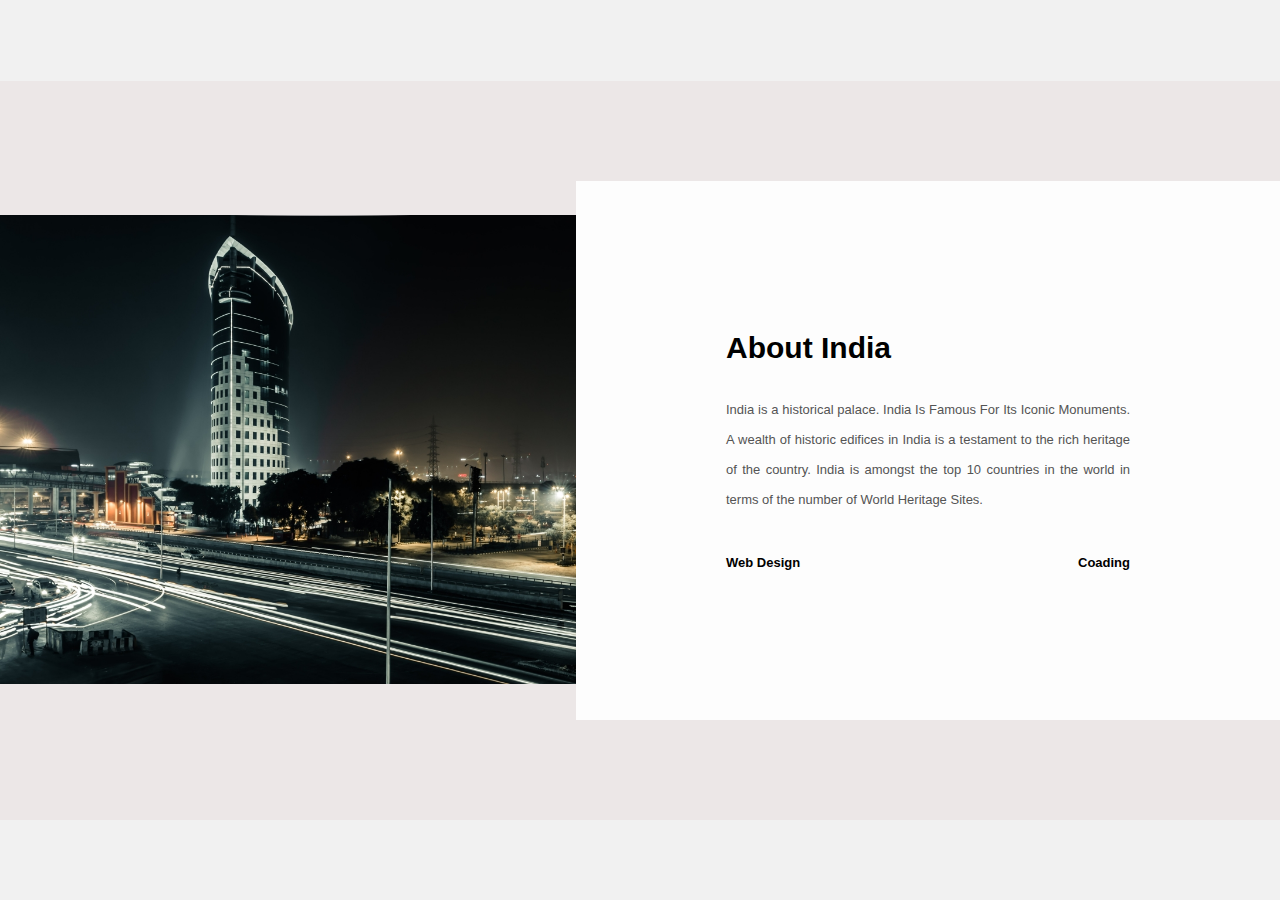
<file: about/About.html>
<!DOCTYPE html>
<html lang="en">
<head>
    <meta charset="UTF-8">
    <meta http-equiv="X-UA-Compatible" content="IE=edge">
    <meta name="viewport" content="width=device-width, initial-scale=1.0">
    <title>About</title>
    <link rel="stylesheet" href="stylea.css">
</head>
<body>
   
    <div class="about-section">
        <div class="inner-container">
            <h1>About India</h1>
            <p class="text">
                India is a historical palace. India Is Famous For Its Iconic Monuments. A wealth of historic edifices in India is a testament to the rich heritage of the country.
                India is amongst the top 10 countries in the world in terms of the number of World Heritage Sites.
            </p>
            <div class="skills">
              <span>Web Design</span>
              <span>Coading</span>  
            </div>
        </div>

    </div>


</body>
</html>
</file>
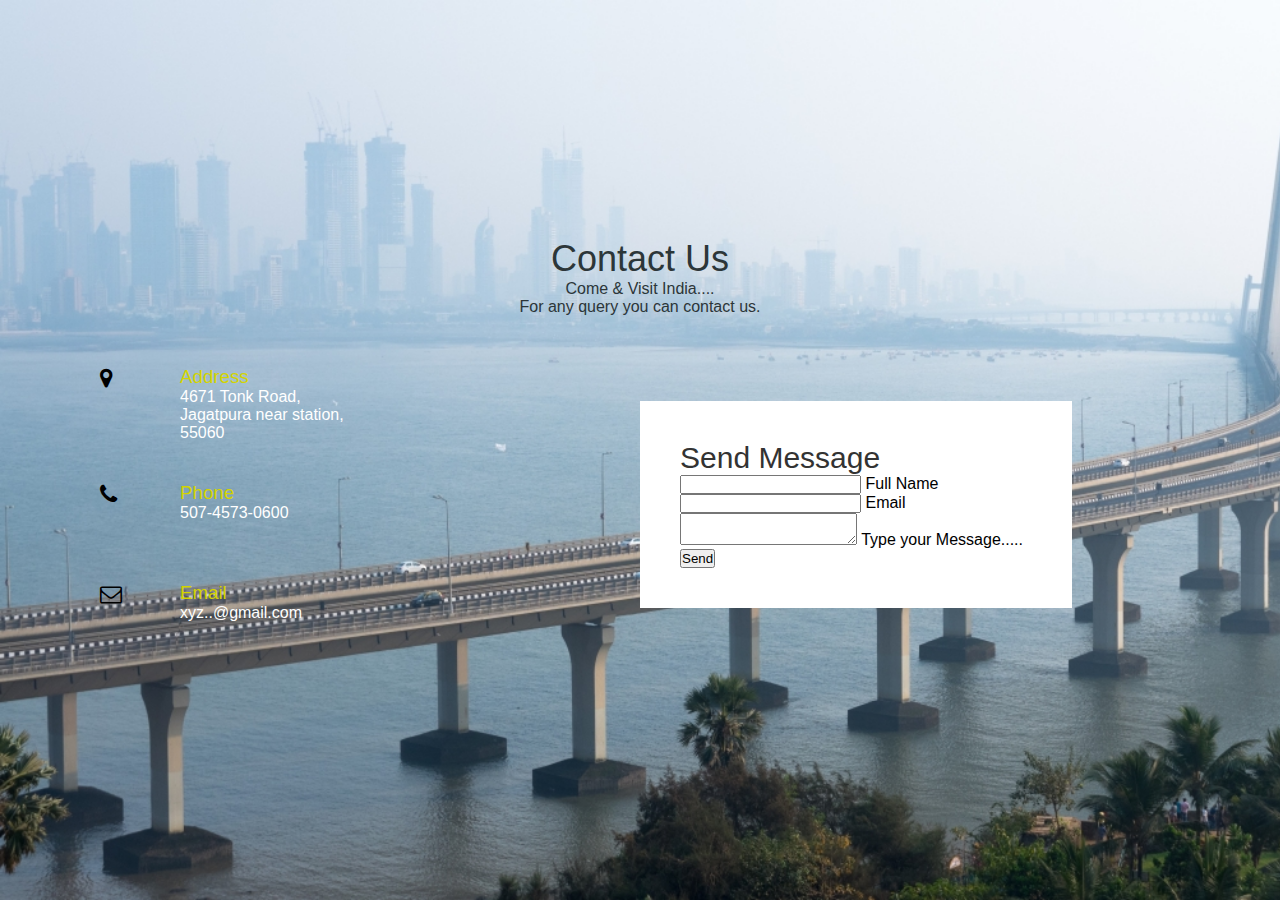
<file: contact/Contact.html>
<!DOCTYPE html>
<html lang="en">
<head>
    <meta charset="UTF-8">
    <meta http-equiv="X-UA-Compatible" content="IE=edge">
    
    <meta name="viewport" content="width=device-width, initial-scale=1.0">
    <title>Contact Us</title>

    <link rel="stylesheet" href="https://stackpath.bootstrapcdn.com/font-awesome/4.7.0/css/font-awesome.min.css" integrity="sha
    384-wvfXpqpZZVQGK6TAh5PV1GOfQNHSoD2xbE+QkPxCAFlNEevoEH3Sl0sibVc0QVnV" crossorigin="anonymous">
    <link rel="stylesheet" href="/contact/stylec.css">
</head>
<body>
<section class="contact">
<div class="content">
    <h2>Contact Us</h2>
    <p>Come & Visit India.... <br>
    For any query you can contact us.</p>
</div>
<div class="container">
    <div class="contactInfo">
<div class="box">
<div class="icon"><i class="fa fa-map-marker" aria-hidden="true"></i></div>
<div class="text">
    <h3>Address</h3>
    <p>4671  Tonk Road, <br> Jagatpura near station, <br>55060</p>
</div>
</div>
    
<div class="box">
    <div class="icon"><i class="fa fa-phone" aria-hidden="true"></i></div>
    <div class="text">
        <h3>Phone</h3>
        <p>507-4573-0600</p>
    </div>
</div>

<div class="box">
    <div class="icon"><i class="fa fa-envelope-o" aria-hidden="true"></i></div>
    <div class="text">
        <h3>Email</h3>
        <p>xyz..@gmail.com</p>
    </div>
</div>
    </div>

<div class="contactForm">
<form>
    <h2>Send Message</h2>
    <div class="inputbox">
        <input type="text" name="" required="required">
        <span>Full Name</span>
    </div>
    <div class="inputbox">
        <input type="text" name="" required="required">
        <span>Email</span>
    </div>
    <div class="inputbox">
        <textarea required="required"></textarea>
        <span>Type your Message.....</span>
    </div>
    <div class="inputbox">
        <input type="submit" name="" value="Send">
    </div>
</form>

</div>

</div>
</section>
</body>
</html>
</file>
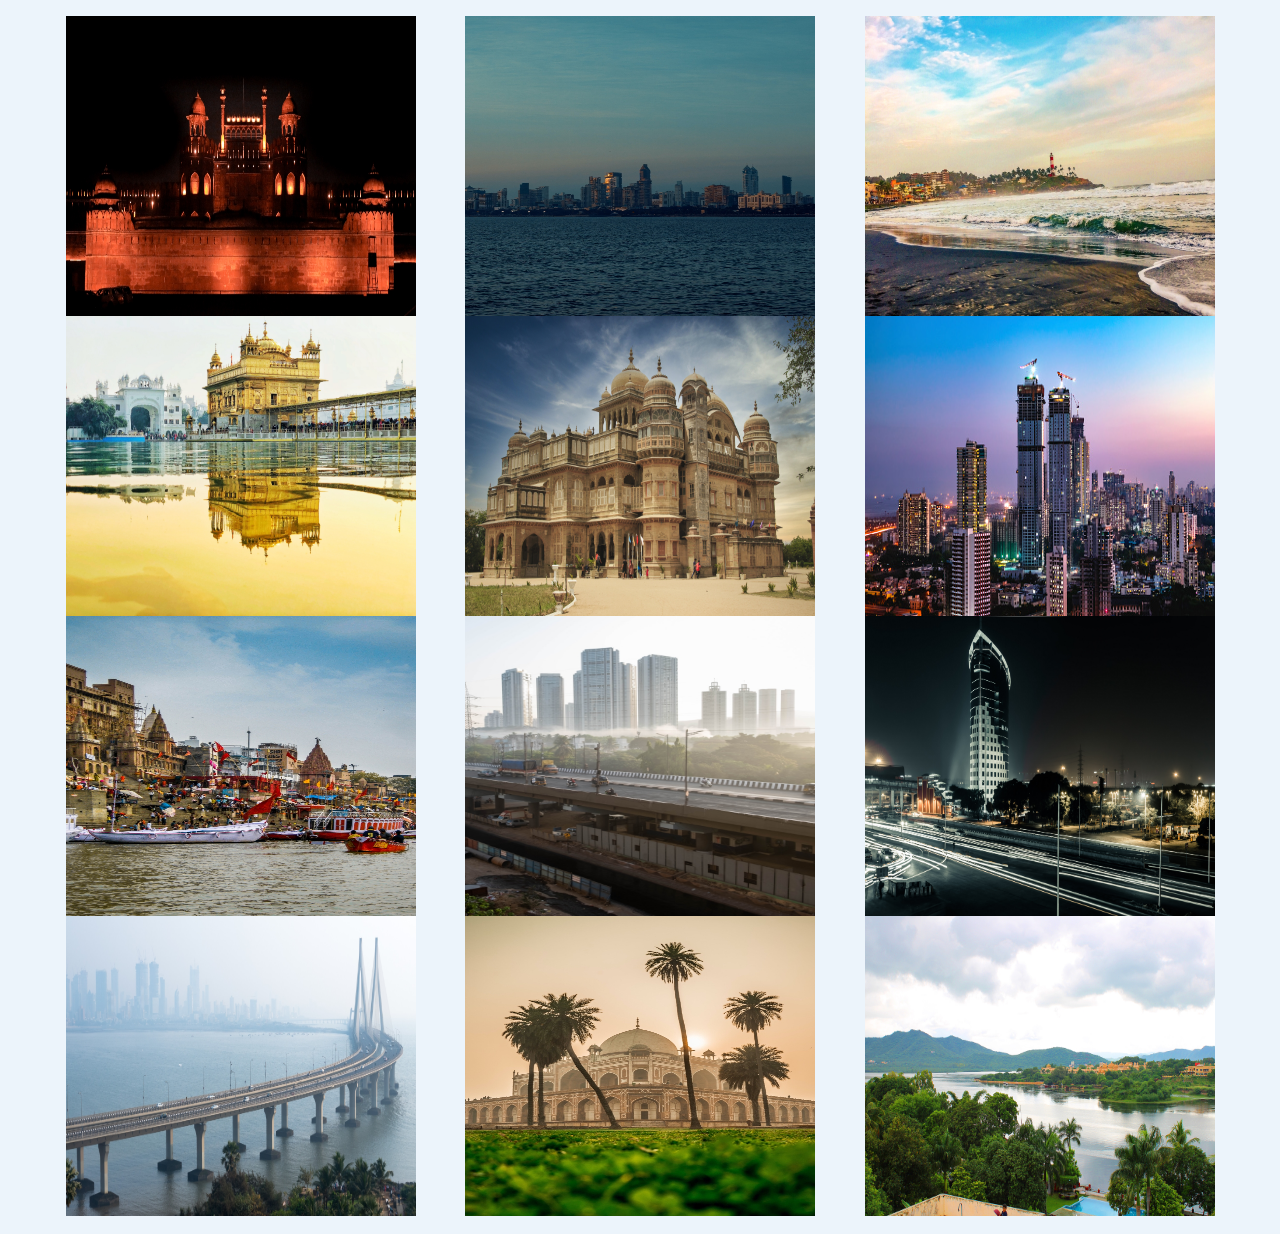
<file: gallery/Gallery.html>
<!DOCTYPE html>
<html lang="en">
<head>
    <meta charset="UTF-8">
    <meta http-equiv="X-UA-Compatible" content="IE=edge">
    <meta name="viewport" content="width=device-width, initial-scale=1.0">
    <title>Gallery</title>
    <link rel="stylesheet" href="/gallery/styleg.css">
</head>
<body>
    <div class="gallery">
       
<img src="/images/red fort.jpg"  alt="">
<img src="/images/b4.jpg" alt="">
<img src="/images/b3.jpg" alt="">
<img src="/images/b2.jpg" alt="">
<img src="/images/gu.jpg" alt="">
<img src="/images/mumbai.jpg" alt="">
<img src="/images/a2.jpg" alt="">
<img src="/images/a3.jpg" alt="">
<img src="/images/a4.jpg" alt="">
<img src="/images/a1.jpg" alt="">
<img src="/images/b1.jpg" alt="">
<img src="/images/gn.jpg" alt="">
</div>




















</body>
</html>
</file>
<file: about/stylea.css>
*{
    margin: 0;
    padding: 0;
    font-family: "Open Sans", sans-serif;
    box-sizing: border-box;
}

body{
    min-height: 100vh;
    display: flex;
    align-items: center;
    justify-content: center;
    background-color: #f1f1f1;
}

.about-section{
    background: url("/images/india.jpg") no-repeat left;
    background-size: 55%;
    background-color: #ece7e7;
    overflow: hidden;
    padding: 100px 0;
}

.inner-container{
   width: 55%;
   float: right; 
   background-color: #fdfdfd;
   padding: 150px;
}

.inner-container h1{
    margin-bottom: 30px;
    font-size: 30px;
    font-weight: 900;
}

.text{
    font-size: 13px;
    color: #545454;
    line-height: 30px;
    text-align: justify;
    margin-bottom: 40px;
}

.skills{
    display: flex;
    justify-content: space-between;
    font-weight: 700;
    font-size: 13px;
}

@media screen and (max-width:1200px){
    .inner-container{
        padding: 80px;
    }
}
</file>
<file: contact/stylec.css>
@import url('https://fonts.googlepis.com/css2?family=Poppins:wght@200;300;400;500;600;700;800;900&display=swap');

*
{
    margin: 0;
    padding: 0;
    box-sizing: border-box;
    font-family: 'Poppins', sans-serif;
}
.contact
{
    position: relative;
    min-height: 100vh;
    padding: 50px 100px;
    display: flex;
    justify-content: center;
    align-items: center;
flex-direction: column;
background: url('/images/a1.jpg');
   
   background-repeat: no-repeat;
   background-size: cover;
}
.contact .content
{
    max-width: 800px;
    text-align: center;
}
.contact .content h2
{
    font-size: 36px;
    font-weight: 500;
    color: #2C3639;
}
.contact .content p
{
    font-weight: 300;
    color: #2C3639 ;
}
.container
{
    width: 100%;
    display: flex;
    justify-items: center;
    align-items: center;
    margin-top: 30px;
}
.container .contactInfo
{
    width: 50%;
    display: flex;
    flex-direction: column;
}
.container .contactInfo .box
{
    position: relative;
    padding: 20px 0;
    display: flex; 
}
.container .contactInfo .box .icon
{
    min-width: 60px;
    height: 60px;
   
    justify-content: center;
    align-items: center;
    border-radius: 50%;
    font-size: 22px;
}
.container .contactInfo .box .text
{
    display: flex;
    margin-left: 20px;
    font-size: 16px;
    color: #fff;
    flex-direction: column;
    font-weight: 300;
}
.container .contactInfo .box .text h3
{
    font-weight: 500;
    color: #d4d400;
}
.contactForm 
{
width: 40%;
padding: 40px;
background: #fff;
}
.contactForm h2
{
    font-size: 30px;
    color: #333;
    font-weight: 500;
}
.contactForm .inputBox
{
    position: relative;
    width: 100%;
    margin-top: 10px;
}
.contactForm .inputBox input,
.contactForm .inputBox textarea
{
    width: 100%;
    padding: 5px 0;
    font-size: 16px;
    margin: 10px 0;
    border: none;
    border-bottom: 2px salmon #333;
    outline: none;
}

/* .box{
    color: azure;
    background: #333;
    padding-left: 20px;
} */
</file>
<file: gallery/styleg.css>
*{
    margin: 0;
    padding: 0;
    font-family: sans-serif;
    box-sizing: border-box;
}
body
{
    background: #ecf4fb;
}
.gallery
{
    padding: 8px;
    margin: 8px;
  margin-bottom: 10px;
    display: flex;
    flex-direction: row;
   justify-content: space-evenly;
    flex-wrap: wrap;
    flex-grow: 1;
}

  
.gallery img
{  
   
   width: 350px;
   height: 300px;
    
}

.gallery img:hover
{
    transform: scale(0.8) rotate(-15deg);
    border-radius: 20px;
    box-shadow: 0 32px 75px rgba(68,77,136, 0.2);
}
</file>
